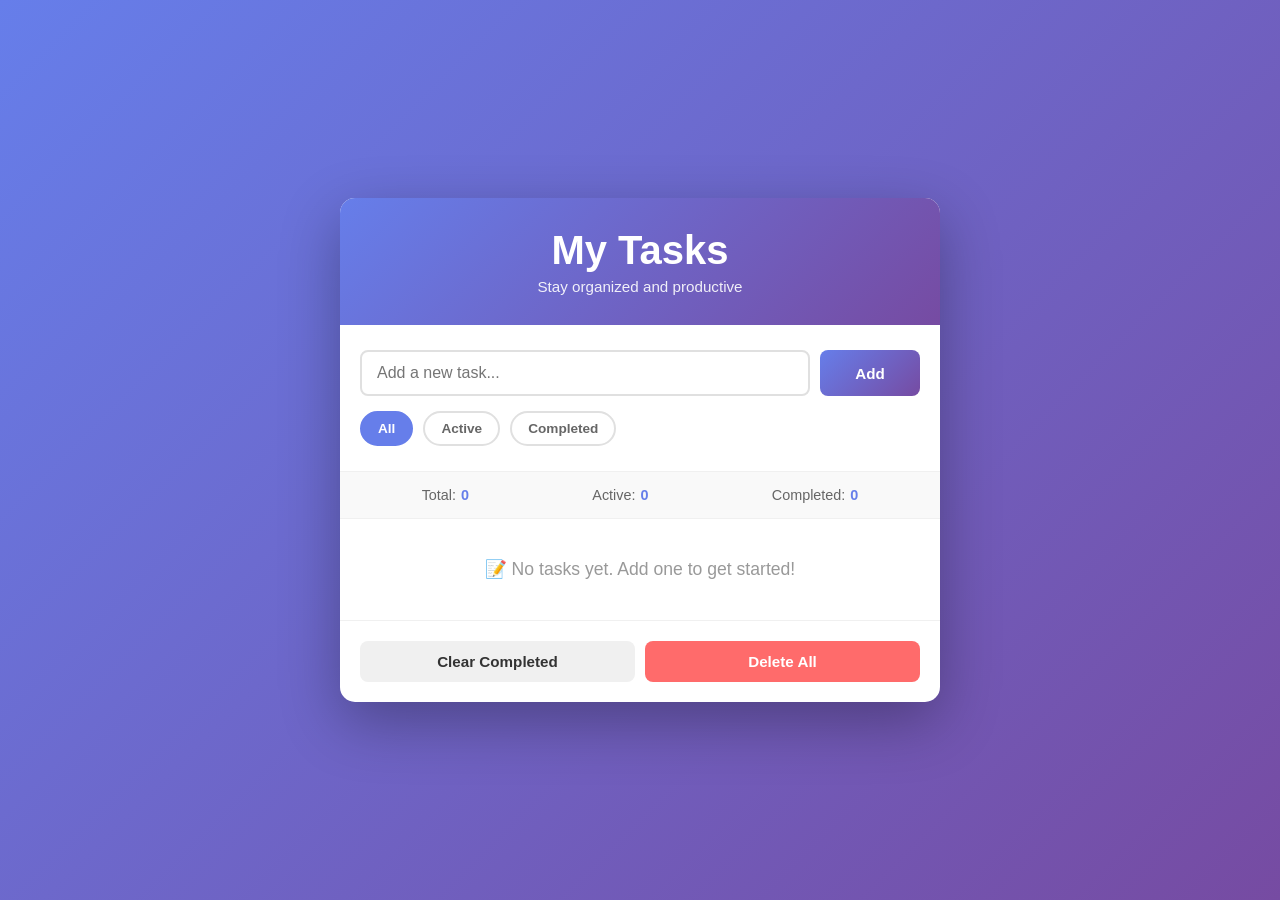
<file: todo/index.html>
<!DOCTYPE html>
<html lang="en">
<head>
  <meta charset="UTF-8">
  <meta name="viewport" content="width=device-width, initial-scale=1.0">
  <title>To-Do List App</title>
  <link rel="stylesheet" href="styles.css">
</head>
<body>

<div class="container">
  <div class="todo-wrapper">
    <header class="header">
      <h1>My Tasks</h1>
      <p class="subtitle">Stay organized and productive</p>
    </header>

    <div class="input-section">
      <div class="input-group">
        <input 
          type="text" 
          id="todoInput" 
          class="todo-input" 
          placeholder="Add a new task..."
          autocomplete="off"
        >
        <button id="addBtn" class="btn btn-add">Add</button>
      </div>
      <div class="filters">
        <button class="filter-btn active" data-filter="all">All</button>
        <button class="filter-btn" data-filter="active">Active</button>
        <button class="filter-btn" data-filter="completed">Completed</button>
      </div>
    </div>

    <div class="stats">
      <span class="stat-item">Total: <span id="totalCount">0</span></span>
      <span class="stat-item">Active: <span id="activeCount">0</span></span>
      <span class="stat-item">Completed: <span id="completedCount">0</span></span>
    </div>

    <ul id="todoList" class="todo-list"></ul>

    <div class="empty-state" id="emptyState">
      <p>📝 No tasks yet. Add one to get started!</p>
    </div>

    <div class="actions">
      <button id="clearBtn" class="btn btn-secondary">Clear Completed</button>
      <button id="deleteAllBtn" class="btn btn-danger">Delete All</button>
    </div>
  </div>
</div>

<script src="script.js"></script>
</body>
</html>
</file>
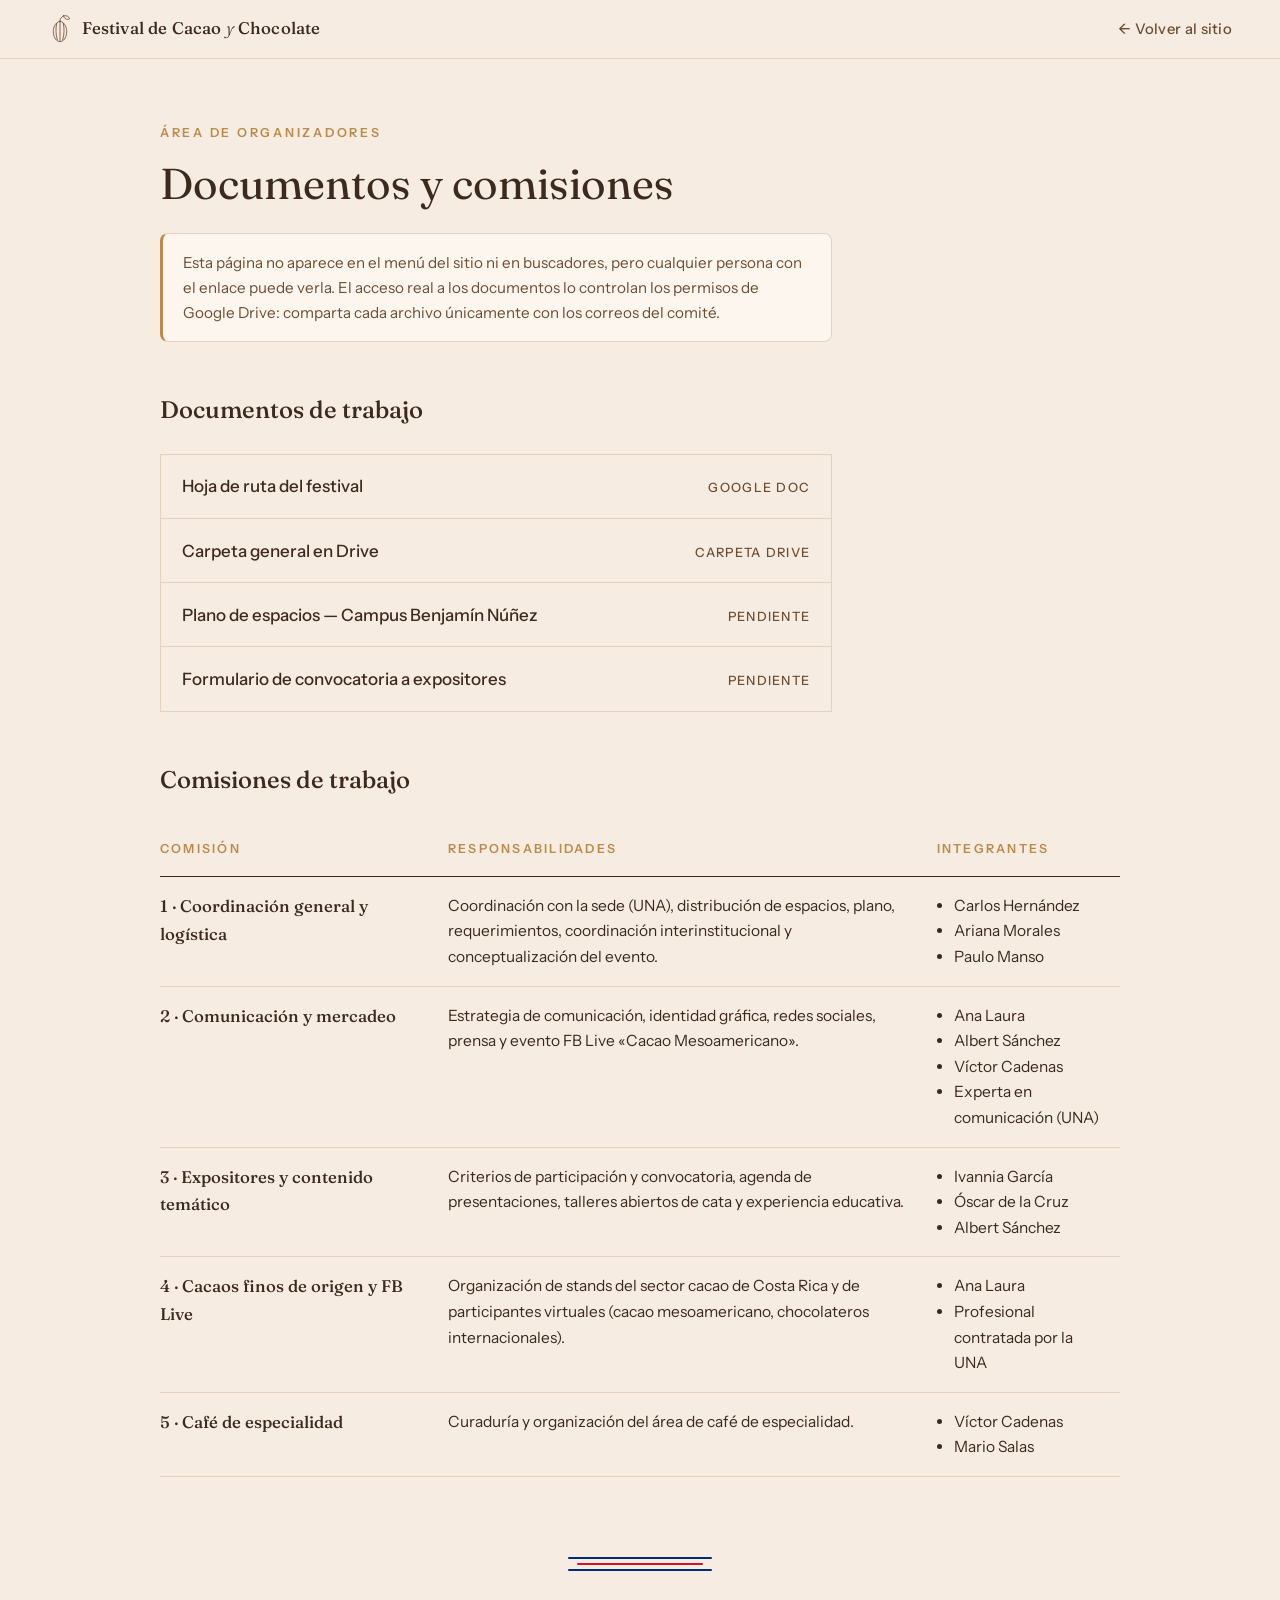
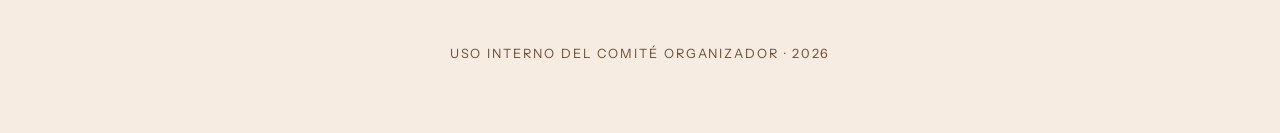
<file: organizadores.html>
<!DOCTYPE html>
<html lang="es">
<head>
  <meta charset="utf-8">
  <meta name="viewport" content="width=device-width, initial-scale=1">
  <title>Área de organizadores — Festival de Cacao y Chocolate de Especialidad de Costa Rica</title>
  <meta name="description" content="Documentos de trabajo y comisiones del comité organizador del festival.">
  <meta name="robots" content="noindex, nofollow">
  <link rel="preconnect" href="https://fonts.googleapis.com">
  <link rel="preconnect" href="https://fonts.gstatic.com" crossorigin>
  <link href="https://fonts.googleapis.com/css2?family=Fraunces:opsz,wght@9..144,300;9..144,400;9..144,500;9..144,600&family=Instrument+Sans:wght@400;500;600&display=swap" rel="stylesheet">
  <link rel="stylesheet" href="css/styles.css">
</head>
<body>

<header class="site-header">
  <a class="brand" href="index.html">
    <svg class="brand-pod" viewBox="0 0 40 48" aria-hidden="true"><use href="#pod"/></svg>
    <span>Festival de Cacao <em>y</em> Chocolate</span>
  </a>
  <nav class="site-nav">
    <a href="index.html">← Volver al sitio</a>
  </nav>
</header>

<main class="org-main">
  <p class="eyebrow">Área de organizadores</p>
  <h1 style="font-family:var(--display);font-weight:400;font-size:clamp(1.9rem,4.5vw,2.7rem);line-height:1.15;margin:0 0 1.5rem;">
    Documentos y comisiones
  </h1>

  <p class="org-note">
    Esta página no aparece en el menú del sitio ni en buscadores, pero cualquier persona con el
    enlace puede verla. El acceso real a los documentos lo controlan los permisos de Google Drive:
    comparta cada archivo únicamente con los correos del comité.
  </p>

  <!-- ── Documentos ─────────────────────────────────────────── -->
  <section aria-labelledby="docs-h">
    <h2 id="docs-h" class="sub-heading">Documentos de trabajo</h2>
    <ul class="doc-list">
      <li>
        <a href="https://docs.google.com/document/d/1wP1tIj8xe3y0DT5lb4pVUmgfgvz28qte/edit?usp=sharing" target="_blank" rel="noopener">
          Hoja de ruta del festival
          <span class="doc-kind">Google Doc</span>
        </a>
      </li>
      <li>
        <a href="#" target="_blank" rel="noopener">
          Carpeta general en Drive <!-- Reemplace # con el enlace a la carpeta compartida -->
          <span class="doc-kind">Carpeta Drive</span>
        </a>
      </li>
      <li>
        <a href="#" target="_blank" rel="noopener">
          Plano de espacios — Campus Benjamín Núñez <!-- Reemplace # -->
          <span class="doc-kind">Pendiente</span>
        </a>
      </li>
      <li>
        <a href="#" target="_blank" rel="noopener">
          Formulario de convocatoria a expositores <!-- Reemplace # -->
          <span class="doc-kind">Pendiente</span>
        </a>
      </li>
    </ul>
  </section>

  <!-- ── Comisiones ─────────────────────────────────────────── -->
  <section aria-labelledby="com-h">
    <h2 id="com-h" class="sub-heading">Comisiones de trabajo</h2>
    <table class="commission-table">
      <thead>
        <tr>
          <th scope="col">Comisión</th>
          <th scope="col">Responsabilidades</th>
          <th scope="col">Integrantes</th>
        </tr>
      </thead>
      <tbody>
        <tr>
          <th scope="row">1 · Coordinación general y logística</th>
          <td>Coordinación con la sede (UNA), distribución de espacios, plano, requerimientos, coordinación interinstitucional y conceptualización del evento.</td>
          <td><ul><li>Carlos Hernández</li><li>Ariana Morales</li><li>Paulo Manso</li></ul></td>
        </tr>
        <tr>
          <th scope="row">2 · Comunicación y mercadeo</th>
          <td>Estrategia de comunicación, identidad gráfica, redes sociales, prensa y evento FB Live «Cacao Mesoamericano».</td>
          <td><ul><li>Ana Laura</li><li>Albert Sánchez</li><li>Víctor Cadenas</li><li>Experta en comunicación (UNA)</li></ul></td>
        </tr>
        <tr>
          <th scope="row">3 · Expositores y contenido temático</th>
          <td>Criterios de participación y convocatoria, agenda de presentaciones, talleres abiertos de cata y experiencia educativa.</td>
          <td><ul><li>Ivannia García</li><li>Óscar de la Cruz</li><li>Albert Sánchez</li></ul></td>
        </tr>
        <tr>
          <th scope="row">4 · Cacaos finos de origen y FB Live</th>
          <td>Organización de stands del sector cacao de Costa Rica y de participantes virtuales (cacao mesoamericano, chocolateros internacionales).</td>
          <td><ul><li>Ana Laura</li><li>Profesional contratada por la UNA</li></ul></td>
        </tr>
        <tr>
          <th scope="row">5 · Café de especialidad</th>
          <td>Curaduría y organización del área de café de especialidad.</td>
          <td><ul><li>Víctor Cadenas</li><li>Mario Salas</li></ul></td>
        </tr>
      </tbody>
    </table>
  </section>
</main>

<footer class="site-footer">
  <div class="franja" role="presentation"><span></span><span></span><span></span></div>
  <div class="footer-inner">
    <p class="footer-fine">Uso interno del comité organizador · 2026</p>
  </div>
</footer>

<svg width="0" height="0" style="position:absolute" aria-hidden="true">
  <defs>
    <g id="pod" fill="none" stroke="currentColor" stroke-width="1.4" stroke-linecap="round">
      <path d="M20 12 C11 14 8 24 9 32 C10 40 14 46 20 46 C26 46 30 40 31 32 C32 24 29 14 20 12 Z"/>
      <path d="M20 13 C20 24 20 35 20 45"/>
      <path d="M14.5 15.5 C12.5 24 12.8 34 15.5 43"/>
      <path d="M25.5 15.5 C27.5 24 27.2 34 24.5 43"/>
      <path d="M20 12 C20 8 22 5 26 3"/>
      <path d="M26 3 C31 2 35 4 36 8 C32 10 27 9 26 3 Z"/>
    </g>
  </defs>
</svg>

</body>
</html>
</file>
<file: todo/styles.css>
* {
  margin: 0;
  padding: 0;
  box-sizing: border-box;
}

body {
  font-family: 'Segoe UI', Tahoma, Geneva, Verdana, sans-serif;
  background: linear-gradient(135deg, #667eea 0%, #764ba2 100%);
  min-height: 100vh;
  display: flex;
  justify-content: center;
  align-items: center;
  padding: 20px;
}

.container {
  width: 100%;
  max-width: 600px;
}

.todo-wrapper {
  background: white;
  border-radius: 15px;
  box-shadow: 0 20px 60px rgba(0, 0, 0, 0.3);
  overflow: hidden;
  animation: slideIn 0.4s ease-out;
}

@keyframes slideIn {
  from {
    opacity: 0;
    transform: translateY(-20px);
  }
  to {
    opacity: 1;
    transform: translateY(0);
  }
}

/* Header */
.header {
  background: linear-gradient(135deg, #667eea 0%, #764ba2 100%);
  color: white;
  padding: 30px 20px;
  text-align: center;
}

.header h1 {
  font-size: 2.5rem;
  margin-bottom: 5px;
  font-weight: 700;
}

.subtitle {
  font-size: 0.95rem;
  opacity: 0.9;
}

/* Input Section */
.input-section {
  padding: 25px 20px;
  border-bottom: 1px solid #f0f0f0;
}

.input-group {
  display: flex;
  gap: 10px;
  margin-bottom: 15px;
}

.todo-input {
  flex: 1;
  padding: 12px 15px;
  border: 2px solid #e0e0e0;
  border-radius: 8px;
  font-size: 1rem;
  transition: all 0.3s ease;
  font-family: inherit;
}

.todo-input:focus {
  outline: none;
  border-color: #667eea;
  box-shadow: 0 0 0 3px rgba(102, 126, 234, 0.1);
}

/* Buttons */
.btn {
  padding: 12px 20px;
  border: none;
  border-radius: 8px;
  font-size: 0.95rem;
  font-weight: 600;
  cursor: pointer;
  transition: all 0.3s ease;
  font-family: inherit;
}

.btn-add {
  background: linear-gradient(135deg, #667eea 0%, #764ba2 100%);
  color: white;
  min-width: 100px;
}

.btn-add:hover {
  transform: translateY(-2px);
  box-shadow: 0 10px 20px rgba(102, 126, 234, 0.3);
}

.btn-add:active {
  transform: translateY(0);
}

.btn-secondary {
  background: #f0f0f0;
  color: #333;
  flex: 1;
}

.btn-secondary:hover {
  background: #e0e0e0;
}

.btn-danger {
  background: #ff6b6b;
  color: white;
  flex: 1;
}

.btn-danger:hover {
  background: #ee5a52;
}

/* Filters */
.filters {
  display: flex;
  gap: 10px;
  flex-wrap: wrap;
}

.filter-btn {
  padding: 8px 16px;
  border: 2px solid #e0e0e0;
  background: white;
  border-radius: 20px;
  font-size: 0.85rem;
  font-weight: 600;
  color: #666;
  cursor: pointer;
  transition: all 0.3s ease;
}

.filter-btn:hover {
  border-color: #667eea;
  color: #667eea;
}

.filter-btn.active {
  background: #667eea;
  color: white;
  border-color: #667eea;
}

/* Stats */
.stats {
  display: flex;
  justify-content: space-around;
  padding: 15px 20px;
  background: #f9f9f9;
  border-bottom: 1px solid #f0f0f0;
  font-size: 0.9rem;
  color: #666;
}

.stat-item {
  display: flex;
  align-items: center;
  gap: 5px;
}

.stat-item span {
  font-weight: 700;
  color: #667eea;
}

/* Todo List */
.todo-list {
  list-style: none;
  max-height: 400px;
  overflow-y: auto;
}

.todo-item {
  display: flex;
  align-items: center;
  gap: 12px;
  padding: 15px 20px;
  border-bottom: 1px solid #f0f0f0;
  animation: fadeIn 0.3s ease-out;
  transition: background 0.2s ease;
}

@keyframes fadeIn {
  from {
    opacity: 0;
    transform: translateX(-10px);
  }
  to {
    opacity: 1;
    transform: translateX(0);
  }
}

.todo-item:hover {
  background: #f9f9f9;
}

.todo-item.completed .todo-text {
  text-decoration: line-through;
  color: #999;
}

.checkbox {
  width: 20px;
  height: 20px;
  cursor: pointer;
  accent-color: #667eea;
}

.todo-text {
  flex: 1;
  font-size: 1rem;
  color: #333;
  transition: all 0.3s ease;
}

.delete-btn {
  background: #ff6b6b;
  color: white;
  border: none;
  width: 32px;
  height: 32px;
  border-radius: 50%;
  cursor: pointer;
  font-size: 1.2rem;
  display: flex;
  align-items: center;
  justify-content: center;
  transition: all 0.3s ease;
  flex-shrink: 0;
}

.delete-btn:hover {
  background: #ee5a52;
  transform: scale(1.1);
}

/* Empty State */
.empty-state {
  text-align: center;
  padding: 40px 20px;
  color: #999;
  font-size: 1.1rem;
  display: none;
}

.empty-state.show {
  display: block;
}

/* Actions */
.actions {
  display: flex;
  gap: 10px;
  padding: 20px;
  border-top: 1px solid #f0f0f0;
}

/* Scrollbar Styling */
.todo-list::-webkit-scrollbar {
  width: 8px;
}

.todo-list::-webkit-scrollbar-track {
  background: #f1f1f1;
}

.todo-list::-webkit-scrollbar-thumb {
  background: #667eea;
  border-radius: 4px;
}

.todo-list::-webkit-scrollbar-thumb:hover {
  background: #764ba2;
}

/* Responsive */
@media (max-width: 600px) {
  .header h1 {
    font-size: 2rem;
  }

  .input-group {
    flex-direction: column;
  }

  .btn-add {
    min-width: auto;
    width: 100%;
  }

  .stats {
    font-size: 0.8rem;
  }

  .actions {
    flex-direction: column;
  }

  .btn {
    width: 100%;
  }
}
</file>
<file: css/styles.css>
/* ═══════════════════════════════════════════════════════════════
   Festival de Cacao y Chocolate de Especialidad de Costa Rica
   Paleta derivada de la identidad gráfica del festival.
   ═══════════════════════════════════════════════════════════════ */

:root {
  --crema:      #F7ECE1;
  --crema-alta: #FDF6EE;
  --cacao:      #3B2A1D;
  --cacao-osc:  #241810;
  --tostado:    #6B4E36;
  --oro:        #B98A4A;
  --linea:      #E3D2C0;
  --azul-cr:    #002B7F;
  --rojo-cr:    #CE1126;

  --display: "Fraunces", "Georgia", serif;
  --body: "Instrument Sans", system-ui, sans-serif;

  --w-text: 42rem;
  --w-wide: 66rem;
}

*, *::before, *::after { box-sizing: border-box; }

html { scroll-behavior: smooth; }
@media (prefers-reduced-motion: reduce) {
  html { scroll-behavior: auto; }
  .reveal { opacity: 1 !important; transform: none !important; transition: none !important; }
}

body {
  margin: 0;
  background: var(--crema);
  color: var(--cacao);
  font-family: var(--body);
  font-size: 1.0625rem;
  line-height: 1.65;
  -webkit-font-smoothing: antialiased;
}

img { max-width: 100%; height: auto; display: block; }

.sr-only {
  position: absolute; width: 1px; height: 1px;
  overflow: hidden; clip: rect(0 0 0 0); white-space: nowrap;
}

::selection { background: var(--oro); color: var(--crema-alta); }

:focus-visible {
  outline: 2px solid var(--oro);
  outline-offset: 3px;
  border-radius: 2px;
}

/* ── Signature: la franja tricolor ─────────────────────────── */
.franja {
  display: grid;
  gap: 4px;
  width: min(9rem, 40%);
  margin: 0 auto;
}
.franja span { height: 2px; border-radius: 2px; }
.franja span:nth-child(1) { background: var(--azul-cr); }
.franja span:nth-child(2) { background: var(--rojo-cr); width: 88%; justify-self: center; }
.franja span:nth-child(3) { background: var(--azul-cr); }

/* ── Header ────────────────────────────────────────────────── */
.site-header {
  position: sticky; top: 0; z-index: 10;
  display: flex; align-items: center; justify-content: space-between;
  gap: 1rem;
  padding: 0.9rem clamp(1.25rem, 4vw, 3rem);
  background: color-mix(in srgb, var(--crema) 88%, transparent);
  backdrop-filter: blur(8px);
  border-bottom: 1px solid var(--linea);
}

.brand {
  display: flex; align-items: center; gap: 0.6rem;
  font-family: var(--display);
  font-size: 1.05rem; font-weight: 500;
  color: var(--cacao); text-decoration: none;
  letter-spacing: 0.01em;
}
.brand em { font-style: italic; font-weight: 300; }
.brand-pod { width: 1.5rem; height: 1.8rem; color: var(--tostado); }

.site-nav { display: flex; gap: clamp(1rem, 2.5vw, 2rem); align-items: center; }
.site-nav a {
  color: var(--tostado); text-decoration: none;
  font-size: 0.92rem; font-weight: 500; letter-spacing: 0.02em;
}
.site-nav a:hover { color: var(--cacao); }
.nav-cta {
  color: var(--crema-alta) !important;
  background: var(--cacao);
  padding: 0.45rem 1.1rem; border-radius: 99px;
}
.nav-cta:hover { background: var(--cacao-osc); }

.nav-toggle {
  display: none;
  background: none; border: 1px solid var(--linea); border-radius: 8px;
  width: 44px; height: 44px; cursor: pointer; position: relative;
}
.nav-toggle-bar,
.nav-toggle-bar::before,
.nav-toggle-bar::after {
  content: ""; position: absolute; left: 11px;
  width: 20px; height: 2px; background: var(--cacao); border-radius: 2px;
  transition: transform 0.2s ease;
}
.nav-toggle-bar { top: 21px; }
.nav-toggle-bar::before { top: -6px; left: 0; }
.nav-toggle-bar::after { top: 6px; left: 0; }
.nav-toggle[aria-expanded="true"] .nav-toggle-bar { background: transparent; }
.nav-toggle[aria-expanded="true"] .nav-toggle-bar::before { transform: translateY(6px) rotate(45deg); }
.nav-toggle[aria-expanded="true"] .nav-toggle-bar::after { transform: translateY(-6px) rotate(-45deg); }

@media (max-width: 720px) {
  .nav-toggle { display: block; }
  .site-nav {
    position: absolute; top: 100%; left: 0; right: 0;
    flex-direction: column; align-items: stretch; gap: 0;
    background: var(--crema-alta);
    border-bottom: 1px solid var(--linea);
    display: none;
  }
  .site-nav.open { display: flex; }
  .site-nav a { padding: 1rem clamp(1.25rem, 4vw, 3rem); border-top: 1px solid var(--linea); }
  .nav-cta { border-radius: 0; text-align: center; }
}

/* ── Hero ──────────────────────────────────────────────────── */
.hero {
  text-align: center;
  padding: clamp(3rem, 8vw, 6rem) 1.25rem clamp(3.5rem, 8vw, 5.5rem);
  max-width: var(--w-wide);
  margin: 0 auto;
}
.hero-logo {
  width: min(46rem, 92%);
  margin: 0 auto;
  mix-blend-mode: multiply; /* funde el fondo crema del logo con la página */
}
.hero-meta {
  font-family: var(--display);
  font-size: clamp(1.1rem, 2.4vw, 1.35rem);
  line-height: 1.55;
  color: var(--tostado);
  margin: 1.75rem 0 2.25rem;
}
.hero-meta strong { color: var(--cacao); font-weight: 600; }
.hero-actions { display: flex; gap: 0.9rem; justify-content: center; flex-wrap: wrap; }

.eyebrow {
  font-size: 0.78rem; font-weight: 600;
  letter-spacing: 0.22em; text-transform: uppercase;
  color: var(--oro);
  margin: 0 0 1rem;
}

/* ── Buttons ───────────────────────────────────────────────── */
.btn {
  display: inline-block;
  font-family: var(--body); font-weight: 600; font-size: 0.95rem;
  letter-spacing: 0.02em;
  padding: 0.8rem 1.9rem;
  border-radius: 99px;
  text-decoration: none;
  border: 1.5px solid var(--cacao);
  transition: background 0.18s ease, color 0.18s ease;
  cursor: pointer;
}
.btn-solid { background: var(--cacao); color: var(--crema-alta); }
.btn-solid:hover { background: var(--cacao-osc); }
.btn-ghost { background: transparent; color: var(--cacao); }
.btn-ghost:hover { background: var(--cacao); color: var(--crema-alta); }
.btn-wide { width: 100%; }

/* ── Sections ──────────────────────────────────────────────── */
.section {
  max-width: var(--w-wide);
  margin: 0 auto;
  padding: clamp(3.5rem, 8vw, 6rem) clamp(1.25rem, 4vw, 3rem);
}
.section-head { max-width: var(--w-text); margin-bottom: 2.5rem; }
.section-head h1, .section-head h2 {
  font-family: var(--display);
  font-weight: 400;
  font-size: clamp(1.9rem, 4.5vw, 2.9rem);
  line-height: 1.15;
  letter-spacing: -0.01em;
  margin: 0;
}
.section-note { color: var(--tostado); margin: 0.9rem 0 0; }

.prose { max-width: var(--w-text); }
.prose p { margin: 0 0 1.2rem; }
.prose .lead {
  font-family: var(--display);
  font-size: clamp(1.15rem, 2.4vw, 1.35rem);
  line-height: 1.5;
}

.sub-heading {
  font-family: var(--display);
  font-weight: 500;
  font-size: 1.5rem;
  margin: 3rem 0 1.5rem;
}

/* ── Audiencias ────────────────────────────────────────────── */
.audience {
  list-style: none; margin: 0; padding: 0;
  display: grid; gap: 1px;
  grid-template-columns: repeat(auto-fit, minmax(15rem, 1fr));
  background: var(--linea);
  border: 1px solid var(--linea);
}
.audience li { background: var(--crema); padding: 1.6rem 1.5rem; }
.audience h3 {
  font-family: var(--display); font-weight: 500;
  font-size: 1.15rem; margin: 0 0 0.5rem;
}
.audience p { margin: 0; font-size: 0.95rem; color: var(--tostado); }

/* ── Objetivos (sección oscura) ────────────────────────────── */
.section-dark {
  max-width: none;
  background: var(--cacao);
  color: var(--crema);
}
.section-dark > * { max-width: var(--w-wide); margin-inline: auto; }
.section-dark .eyebrow { color: var(--oro); }
.section-dark .section-head h2 { color: var(--crema-alta); }

.objectives {
  list-style: none;
  counter-reset: obj;
  margin: 0; padding: 0;
  display: grid; gap: 2rem;
  grid-template-columns: repeat(auto-fit, minmax(17rem, 1fr));
}
.objectives li { counter-increment: obj; }
.objectives li::before {
  content: counter(obj, decimal-leading-zero);
  display: block;
  font-family: var(--display);
  font-size: 2rem; font-weight: 300;
  color: var(--oro);
  border-bottom: 1px solid color-mix(in srgb, var(--oro) 40%, transparent);
  padding-bottom: 0.5rem; margin-bottom: 0.9rem;
}
.objectives p { margin: 0; font-size: 0.98rem; line-height: 1.6; color: #EADFD2; }

/* ── Programa por pisos ────────────────────────────────────── */
.floors { display: grid; gap: 0; border-top: 1px solid var(--linea); }
.floor {
  display: grid;
  grid-template-columns: 8rem 1fr;
  gap: 1.5rem;
  padding: 2rem 0;
  border-bottom: 1px solid var(--linea);
}
.floor-label {
  font-family: var(--display);
  font-size: 1.3rem; font-weight: 300; font-style: italic;
  color: var(--oro);
  margin: 0;
}
.floor-body h3 {
  font-family: var(--display); font-weight: 500;
  font-size: 1.35rem; margin: 0 0 0.5rem;
}
.floor-body p { margin: 0; color: var(--tostado); max-width: 38rem; }
.floor-link {
  display: inline-block; margin-top: 0.7rem;
  color: var(--cacao); font-weight: 600; font-size: 0.92rem;
  text-decoration: none; border-bottom: 1.5px solid var(--oro);
}
.floor-link:hover { color: var(--oro); }

@media (max-width: 560px) {
  .floor { grid-template-columns: 1fr; gap: 0.4rem; }
}

/* ── Formulario ────────────────────────────────────────────── */
.reg-form {
  max-width: 34rem;
  display: grid; gap: 1.4rem;
}
.field { display: grid; gap: 0.45rem; margin: 0; padding: 0; border: 0; }
.field label, .field legend {
  font-size: 0.9rem; font-weight: 600; letter-spacing: 0.02em;
}
.opt { font-weight: 400; color: var(--tostado); }
input[type="text"], input[type="email"], select, textarea {
  font: inherit; color: var(--cacao);
  background: var(--crema-alta);
  border: 1px solid var(--linea);
  border-radius: 8px;
  padding: 0.7rem 0.9rem;
  width: 100%;
}
input:focus, select:focus, textarea:focus {
  outline: 2px solid var(--oro); outline-offset: 1px; border-color: var(--oro);
}
.check {
  display: flex; align-items: center; gap: 0.6rem;
  font-weight: 400; font-size: 0.98rem;
}
.check input { width: 1.1rem; height: 1.1rem; accent-color: var(--cacao); }
.form-status { min-height: 1.4em; margin: 0; font-size: 0.95rem; color: var(--tostado); }

/* ── Footer ────────────────────────────────────────────────── */
.site-footer { padding-top: 1rem; }
.footer-inner {
  text-align: center;
  padding: 3rem 1.25rem 3.5rem;
  color: var(--tostado);
  font-size: 0.95rem;
}
.footer-pod { width: 1.8rem; height: 2.2rem; color: var(--tostado); margin: 0 auto 1rem; }
.footer-inner strong { color: var(--cacao); }
.footer-links a { color: var(--cacao); text-decoration: none; border-bottom: 1px solid var(--oro); }
.footer-links a:hover { color: var(--oro); }
.footer-fine { font-size: 0.8rem; letter-spacing: 0.15em; text-transform: uppercase; margin-top: 1.5rem; }

/* ── Reveal on scroll ──────────────────────────────────────── */
.reveal { opacity: 0; transform: translateY(14px); transition: opacity 0.7s ease, transform 0.7s ease; }
.reveal.in { opacity: 1; transform: none; }

/* ── Página de organizadores ───────────────────────────────── */
.org-main { max-width: var(--w-wide); margin: 0 auto; padding: clamp(2.5rem, 6vw, 4rem) clamp(1.25rem, 4vw, 3rem); }
.org-note {
  background: var(--crema-alta);
  border: 1px solid var(--linea);
  border-left: 3px solid var(--oro);
  border-radius: 8px;
  padding: 1rem 1.25rem;
  font-size: 0.95rem; color: var(--tostado);
  max-width: var(--w-text);
}
.doc-list { list-style: none; margin: 1.5rem 0 0; padding: 0; display: grid; gap: 1px; background: var(--linea); border: 1px solid var(--linea); max-width: var(--w-text); }
.doc-list li { background: var(--crema); }
.doc-list a {
  display: flex; justify-content: space-between; align-items: baseline; gap: 1rem;
  padding: 1.1rem 1.3rem;
  color: var(--cacao); text-decoration: none; font-weight: 500;
}
.doc-list a:hover { background: var(--crema-alta); color: var(--oro); }
.doc-kind { font-size: 0.8rem; letter-spacing: 0.1em; text-transform: uppercase; color: var(--tostado); white-space: nowrap; }

.commission-table { width: 100%; border-collapse: collapse; margin-top: 1.5rem; font-size: 0.97rem; }
.commission-table caption { text-align: left; font-family: var(--display); font-size: 1.3rem; margin-bottom: 1rem; }
.commission-table th, .commission-table td {
  text-align: left; vertical-align: top;
  padding: 1rem 1rem 1rem 0;
  border-bottom: 1px solid var(--linea);
}
.commission-table th[scope="col"] {
  font-size: 0.78rem; letter-spacing: 0.18em; text-transform: uppercase;
  color: var(--oro); font-weight: 600; border-bottom-color: var(--cacao);
}
.commission-table th[scope="row"] { font-family: var(--display); font-weight: 500; font-size: 1.05rem; width: 30%; }
.commission-table .duties { color: var(--tostado); font-size: 0.92rem; display: block; margin-top: 0.3rem; }
.commission-table td ul { margin: 0; padding-left: 1.1rem; }

@media (max-width: 640px) {
  .commission-table, .commission-table tbody, .commission-table tr, .commission-table th, .commission-table td { display: block; width: 100%; }
  .commission-table thead { display: none; }
  .commission-table td { border-bottom: none; padding-top: 0.3rem; }
  .commission-table tr { border-bottom: 1px solid var(--linea); padding: 0.8rem 0; }
}
</file>
